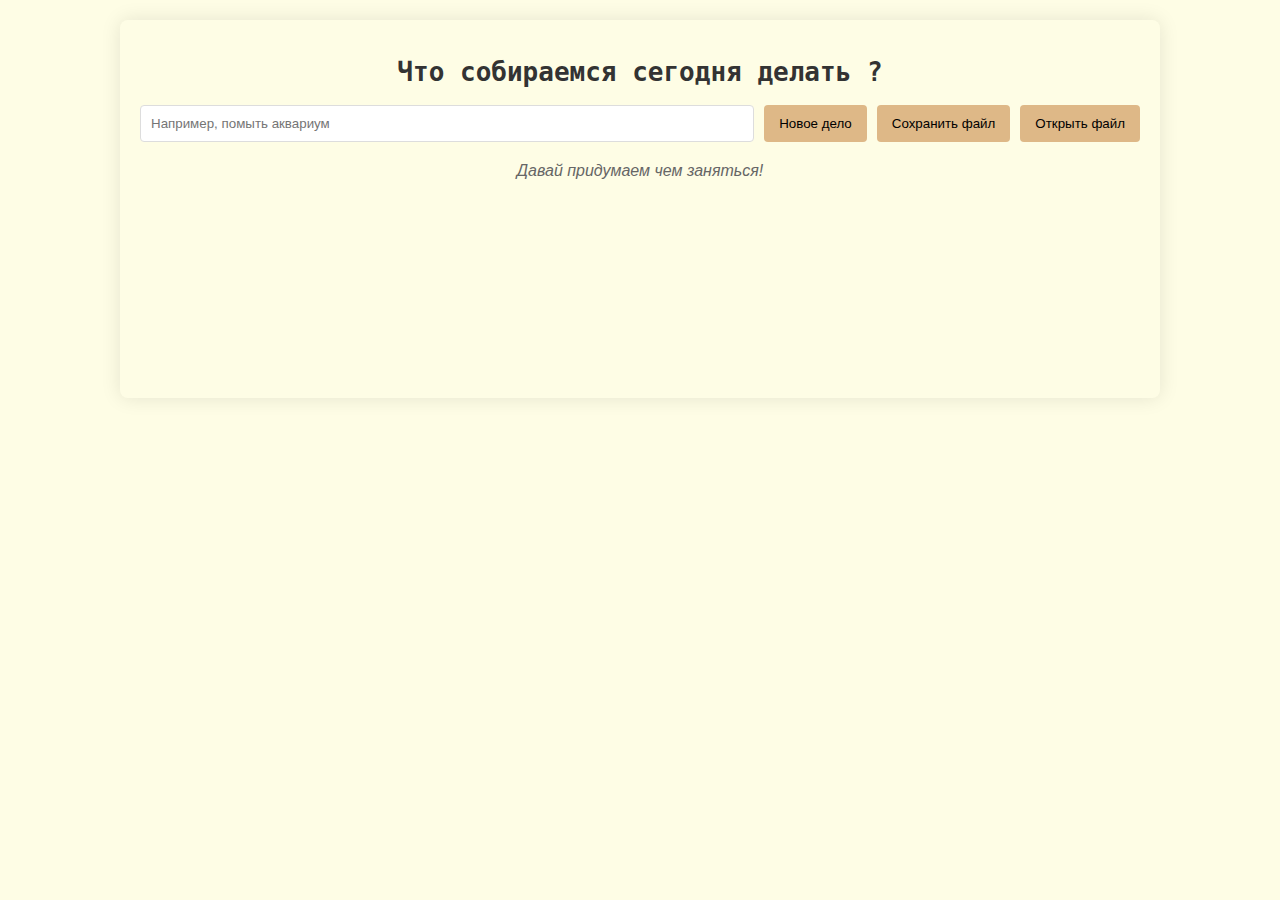
<file: index.html>
<!DOCTYPE html>
<html lang="ru">
<head>
    <meta charset="UTF-8">
    <meta name="viewport" content="width=device-width, initial-scale=1.0">
    <title>Тудушечка</title>
    <link rel="stylesheet" href="styles.css">
</head>
<body>
    <div class="container">
        <h1>Что собираемся сегодня делать ?</h1>
        
        <div class="controls">
            <input type="text" id="taskInput" placeholder="Например, помыть аквариум" maxlength="200">
            <button id="addBtn">Новое дело</button>
            <button id="saveBtn">Сохранить файл</button>
            <input type="file" id="loadFile" accept=".json" style="display: none;">
            <button id="loadBtn">Открыть файл</button>
        </div>

        <ul id="taskList" class="task-list"></ul>
    </div>
    <script src="script.js"></script>
</body>
</html>
</file>
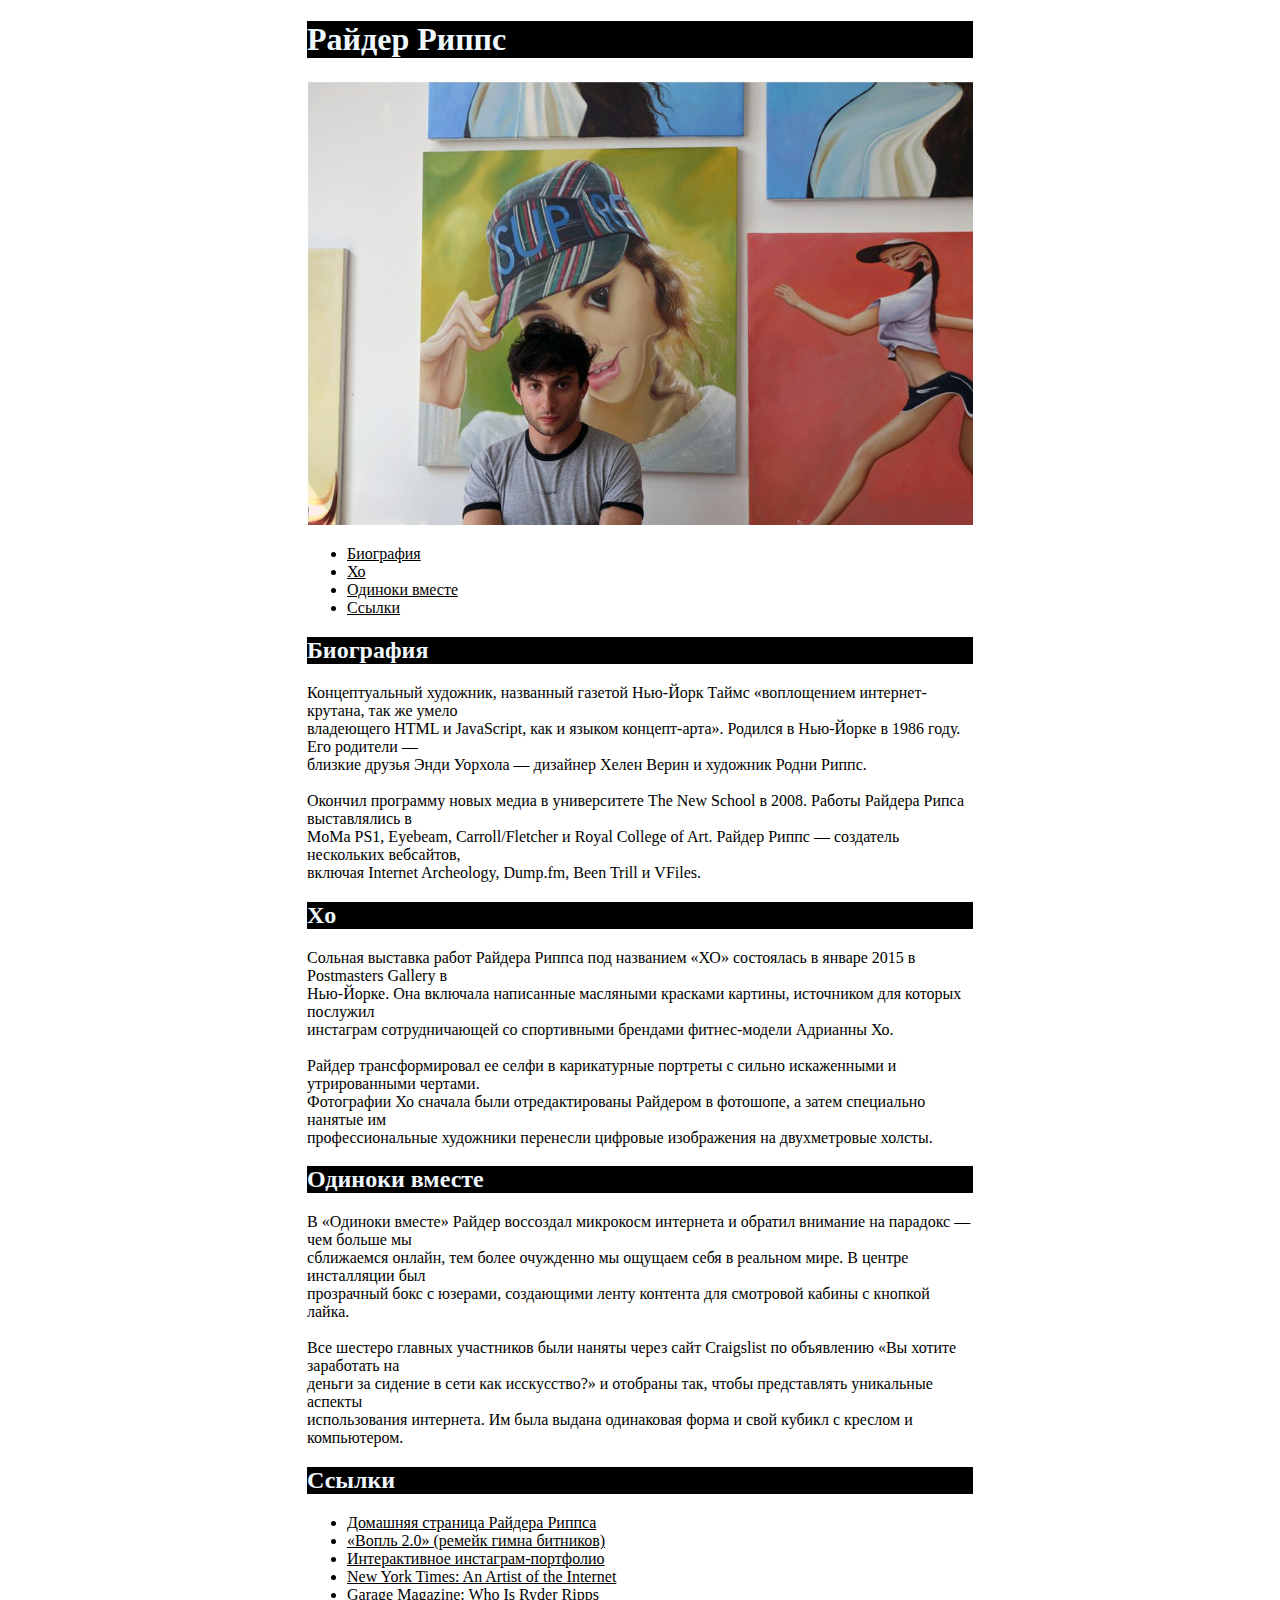
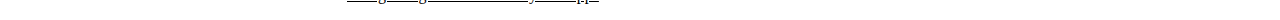
<file: project 1/project.html>
<!DOCTYPE html>
<html>
  <head>
    <title>Райдер Риппс</title>
    <link rel="stylesheet" href="styles.css">
  </head>
  <body>
    <div class="page">
    <h1>Райдер Риппс</h1>
    <img src="Screenshot.png"/>
    <ul>
      <li><a href="#Биография">Биография</a></li>
      <li><a href="Xo">Хо</a></li>
      <li><a href="#Одиноки вместе">Одиноки вместе</a></li>
      <li><a href="#Ссылки">Ссылки</a></li>
    </ul>
    <h2 id="Биография">Биография</h2>
    <p> Концептуальный художник, названный газетой Нью-Йорк Таймс «воплощением интернет-крутана, так же умело<br/>владеющего HTML и JavaScript, как и языком концепт-арта». Родился в Нью-Йорке в 1986 году. Его родители —<br/>близкие друзья Энди Уорхола — дизайнер Хелен Верин и художник Родни Риппс.<br/><br/>
        Окончил программу новых медиа в университете The New School в 2008. Работы Райдера Рипса выставлялись в<br/>MoMa PS1, Eyebeam, Carroll/Fletcher и Royal College of Art. Райдер Риппс — создатель нескольких вебсайтов,<br/>включая Internet Archeology, Dump.fm, Been Trill и VFiles.</p>
    <h2 id="Xo">Xo</h2>
    <p>Сольная выставка работ Райдера Риппса под названием «ХО» состоялась в январе 2015 в Postmasters Gallery в<br/>Нью-Йорке. Она включала написанные масляными красками картины, источником для которых послужил<br/>инстаграм сотрудничающей со спортивными брендами фитнес-модели Адрианны Хо.<br/><br/>
        Райдер трансформировал ее селфи в карикатурные портреты с сильно искаженными и утрированными чертами.<br/>Фотографии Хо сначала были отредактированы Райдером в фотошопе, а затем специально нанятые им<br/>профессиональные художники перенесли цифровые изображения на двухметровые холсты.</p>
    <h2 id="Одиноки вместе">Одиноки вместе</h2>
    <p>В «Одиноки вместе» Райдер воссоздал микрокосм интернета и обратил внимание на парадокс — чем больше мы <br/>сближаемся онлайн, тем более очужденно мы ощущаем себя в реальном мире. В центре инсталляции был<br/>прозрачный бокс с юзерами, создающими ленту контента для смотровой кабины с кнопкой лайка.<br/><br/> Все шестеро главных участников были наняты через сайт Craigslist по объявлению «Вы хотите заработать на<br/> деньги за сидение в сети как исскусство?» и отобраны так, чтобы представлять уникальные аспекты <br/>использования интернета. Им была выдана одинаковая форма и свой кубикл с креслом и компьютером.</p>
    <h2 id="Ссылки">Ссылки</h2>
    <ul>
      <li><a href="#Домашняя страница Райдера Риппса">Домашняя страница Райдера Риппса</a></li>
      <li><a href="#«Вопль 2.0» (ремейк гимна битников)">«Вопль 2.0» (ремейк гимна битников)</a></li>
      <li><a href="#Интерактивное инстаграм-портфолио">Интерактивное инстаграм-портфолио</a></li>
      <li><a href="#New York Times: An Artist of the Internet">New York Times: An Artist of the Internet</a></li>
      <li><a href="#Garage Magazine: Who Is Ryder Ripps">Garage Magazine: Who Is Ryder Ripps</a></li>
    </ul>
    </div>
    
  </body>
</html>
</file>
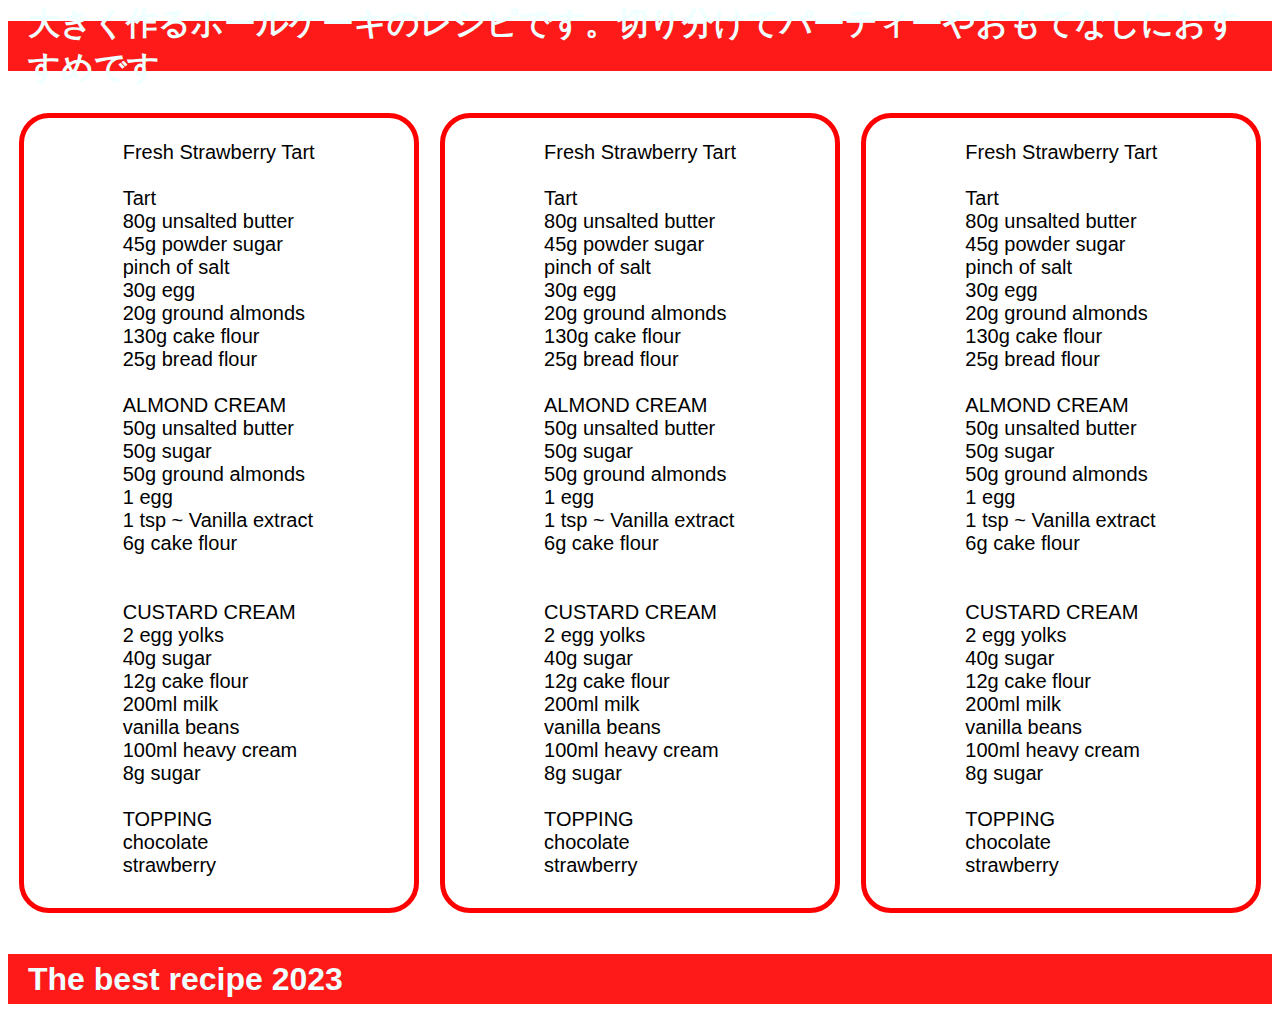
<file: project 2/3pr.html>
<!DOCTYPE html>
<html>
<head>
    <meta charset="UTF-8" />
    <title>Strawberry Tart</title>
    <link rel="stylesheet" href="style.css">
</head>
<body>
    <h1>大きく作るホールケーキのレシピです。切り分けてパーティーやおもてなしにおすすめです</h1>
    <spage class="spage">
    <p><br>
        Fresh Strawberry Tart<br><br>
        Tart<br>
        80g unsalted butter<br>
        45g powder sugar<br>
        pinch of salt<br>
        30g egg<br>
        20g ground almonds<br>
        130g cake flour<br>
        25g bread flour<br><br>

        ALMOND CREAM<br>
        50g unsalted butter<br>
        50g sugar<br>
        50g ground almonds<br>
        1 egg<br>
        1 tsp ~ Vanilla extract<br>
        6g cake flour<br><br><br>

        CUSTARD CREAM<br>
        2 egg yolks<br>
        40g sugar<br>
        12g cake flour<br>
        200ml milk<br>
        vanilla beans<br>
        100ml heavy cream<br>
        8g sugar<br><br>

        TOPPING<br>
        chocolate<br>
        strawberry<br><br></p>

        <p><br>
        Fresh Strawberry Tart<br><br>
        Tart<br>
        80g unsalted butter<br>
        45g powder sugar<br>
        pinch of salt<br>
        30g egg<br>
        20g ground almonds<br>
        130g cake flour<br>
        25g bread flour<br><br>

        ALMOND CREAM<br>
        50g unsalted butter<br>
        50g sugar<br>
        50g ground almonds<br>
        1 egg<br>
        1 tsp ~ Vanilla extract<br>
        6g cake flour<br><br><br>

        CUSTARD CREAM<br>
        2 egg yolks<br>
        40g sugar<br>
        12g cake flour<br>
        200ml milk<br>
        vanilla beans<br>
        100ml heavy cream<br>
        8g sugar<br><br>

        TOPPING<br>
        chocolate<br>
        strawberry<br><br></p>

        <p><br>
        Fresh Strawberry Tart<br><br>
        Tart<br>
        80g unsalted butter<br>
        45g powder sugar<br>
        pinch of salt<br>
        30g egg<br>
        20g ground almonds<br>
        130g cake flour<br>
        25g bread flour<br><br>

        ALMOND CREAM<br>
        50g unsalted butter<br>
        50g sugar<br>
        50g ground almonds<br>
        1 egg<br>
        1 tsp ~ Vanilla extract<br>
        6g cake flour<br><br><br>

        CUSTARD CREAM<br>
        2 egg yolks<br>
        40g sugar<br>
        12g cake flour<br>
        200ml milk<br>
        vanilla beans<br>
        100ml heavy cream<br>
        8g sugar<br><br>

        TOPPING<br>
        chocolate<br>
        strawberry<br><br></p>

        </spage>
        
        <h1>The best recipe 2023</h1>

        


</body>
</html>
</file>
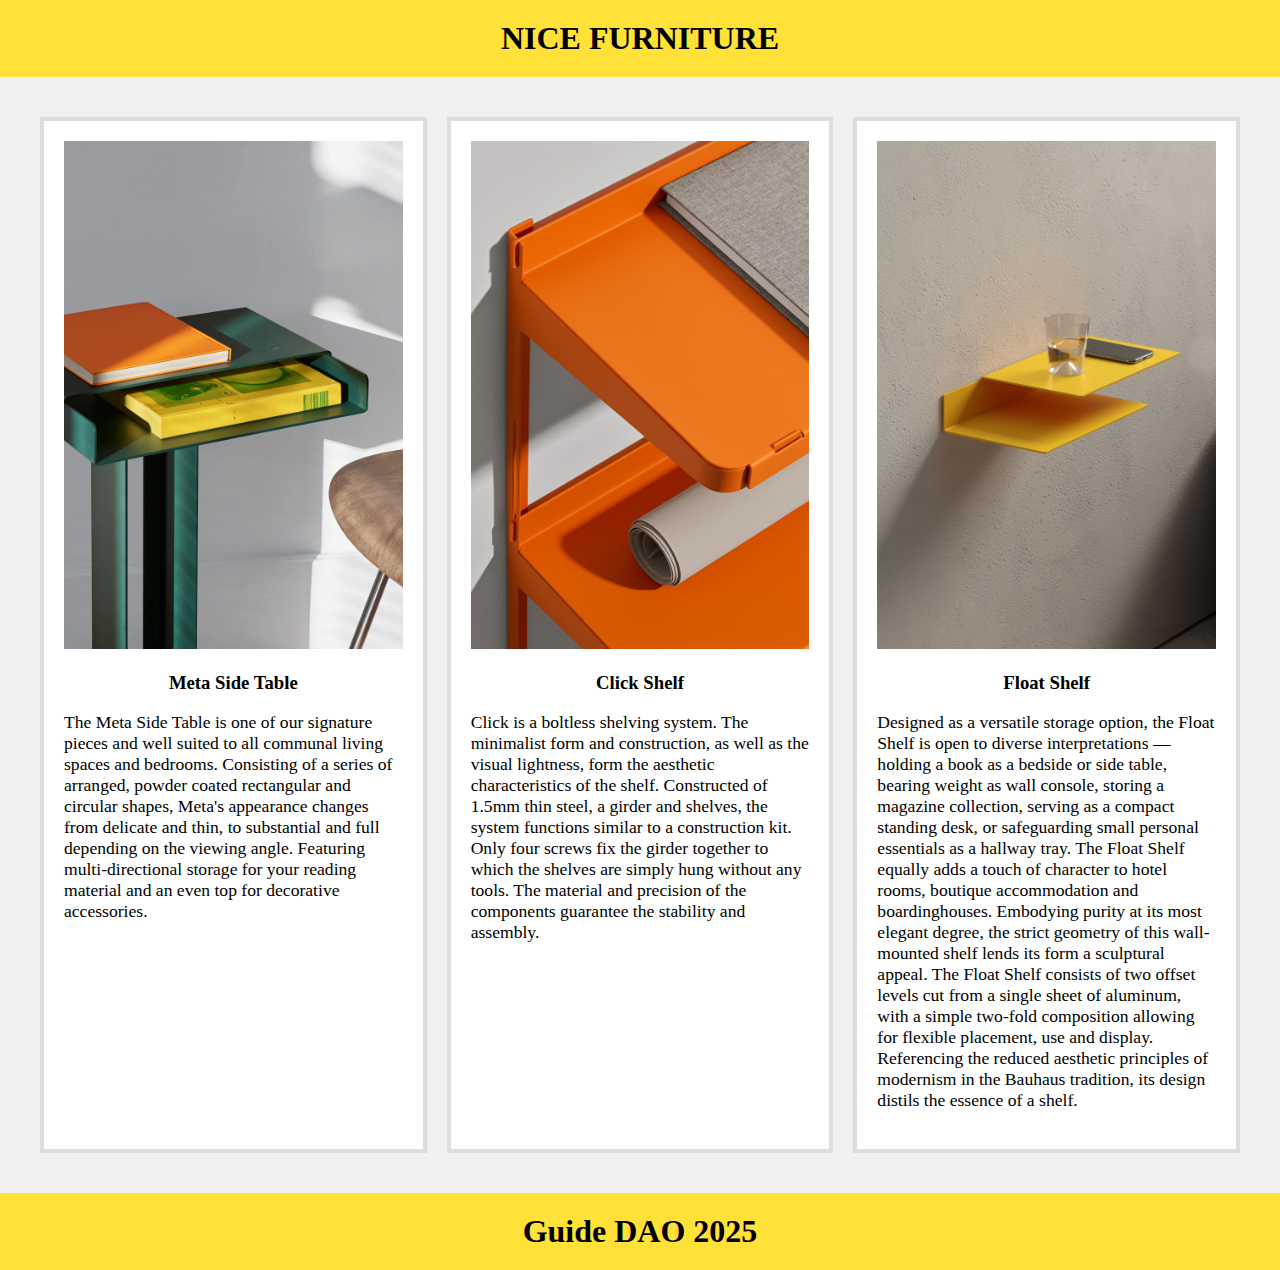
<file: project 5/project6.html>
<!DOCTYPE html>
<html lang="en">
  <head>
    <meta charset="UTF-8"/>
    <meta name="viewport" content="width=device-width, initial-scale=1"/>
    <link rel="stylesheet" href="style.css"/>
    <title>NICE FURNITURE</title>
  </head>
  <body>
    <div class="header">NICE FURNITURE</div>
    <div class="container">
      <div class="item">
        <img src="image.png" alt="Meta Side Table"/>
        <h3>Meta Side Table</h3>
        <p>The Meta Side Table is one of our signature pieces and well suited to all communal living spaces and bedrooms. Consisting of a series of arranged, powder coated rectangular and circular shapes, Meta's appearance changes from delicate and thin, to substantial and full depending on the viewing angle. Featuring multi-directional storage for your reading material and an even top for decorative accessories.</p>
      </div>
      <div class="item">
        <img src="image copy.png" alt="Click Shelf"/>
        <h3>Click Shelf</h3>
        <p>Click is a boltless shelving system. The minimalist form and construction, as well as the visual lightness, form the aesthetic characteristics of the shelf. Constructed of 1.5mm thin steel, a girder and shelves, the system functions similar to a construction kit. Only four screws fix the girder together to which the shelves are simply hung without any tools. The material and precision of the components guarantee the stability and assembly.</p>
      </div>
      <div class="item">
        <img src="image copy 2.png" alt="Float Shelf"/>
        <h3>Float Shelf</h3>
        <p>Designed as a versatile storage option, the Float Shelf is open to diverse interpretations — holding a book as a bedside or side table, bearing weight as wall console, storing a magazine collection, serving as a compact standing desk, or safeguarding small personal essentials as a hallway tray. The Float Shelf equally adds a touch of character to hotel rooms, boutique accommodation and boardinghouses. Embodying purity at its most elegant degree, the strict geometry of this wall-mounted shelf lends its form a sculptural appeal. The Float Shelf consists of two offset levels cut from a single sheet of aluminum, with a simple two-fold composition allowing for flexible placement, use and display. Referencing the reduced aesthetic principles of modernism in the Bauhaus tradition, its design distils the essence of a shelf.</p>
      </div>
    </div>
    <div class="footer">Guide DAO 2025</div>
  </body>
</html>
</file>
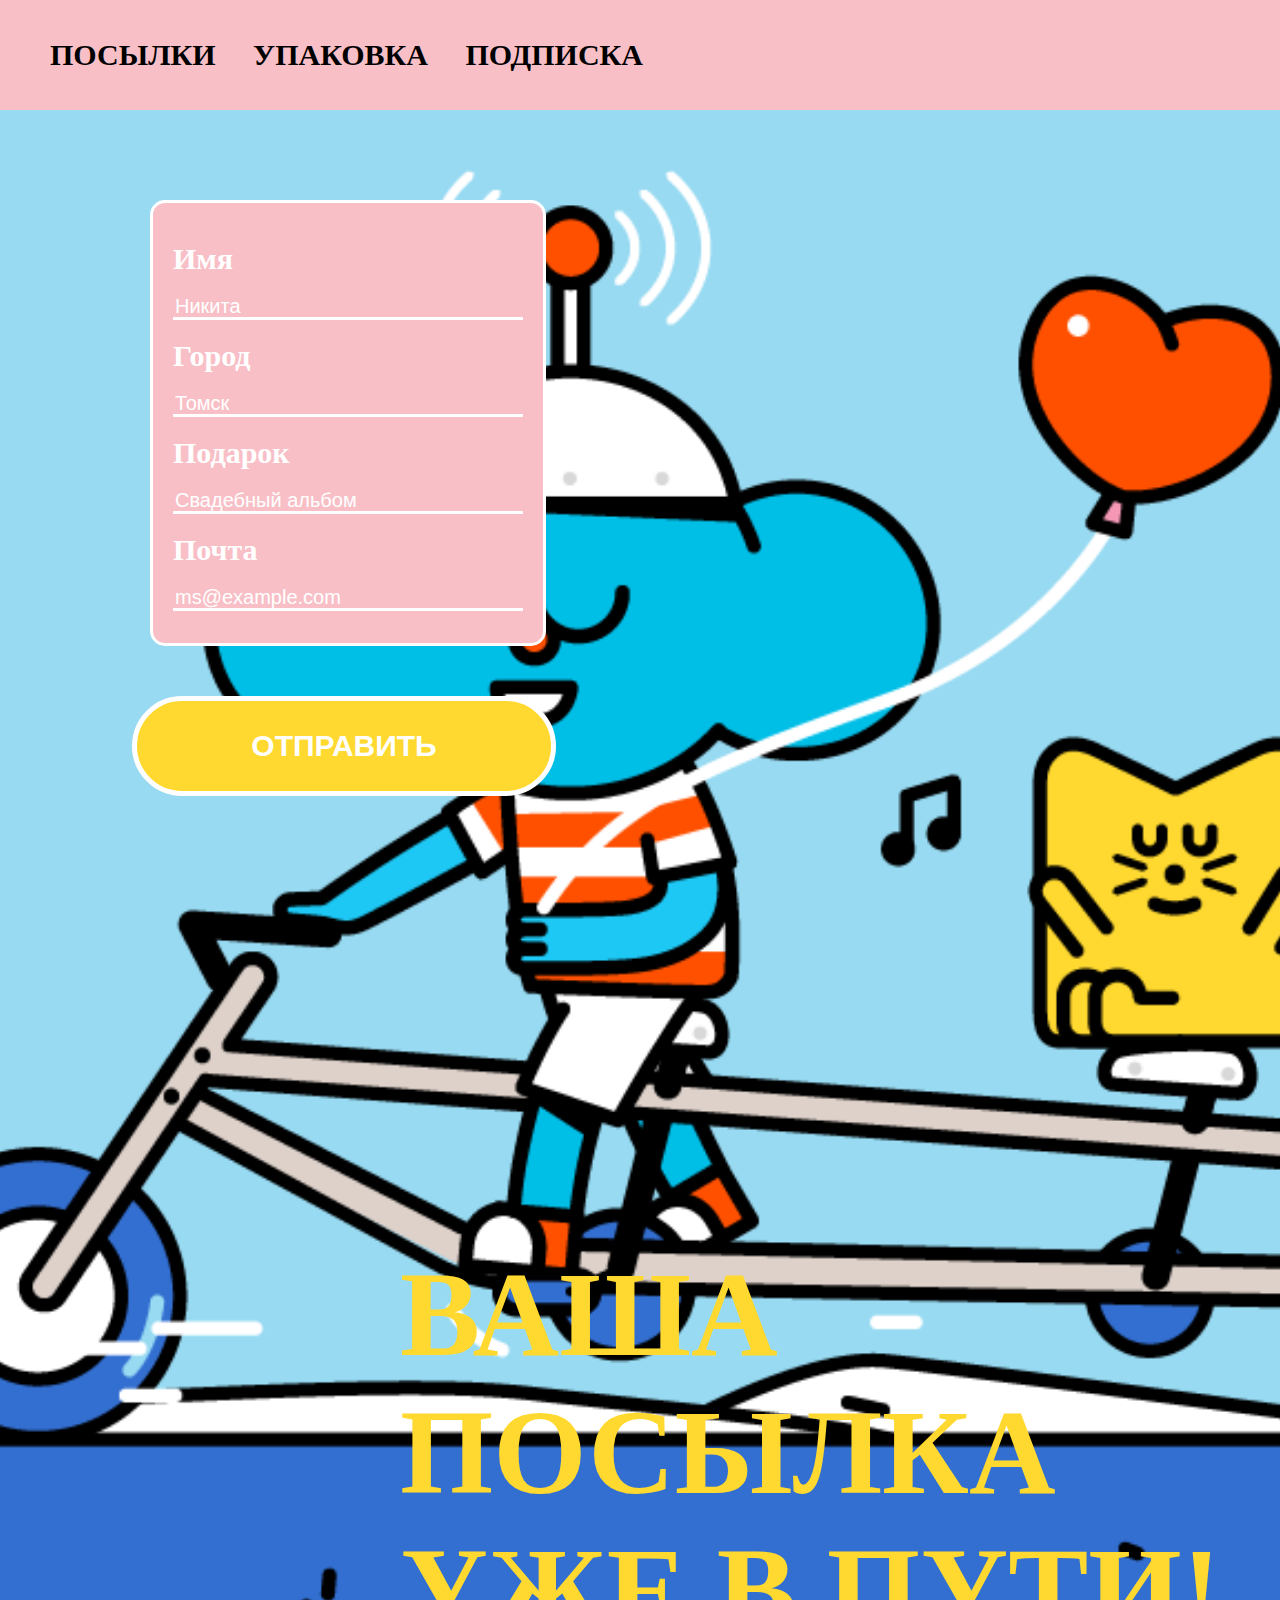
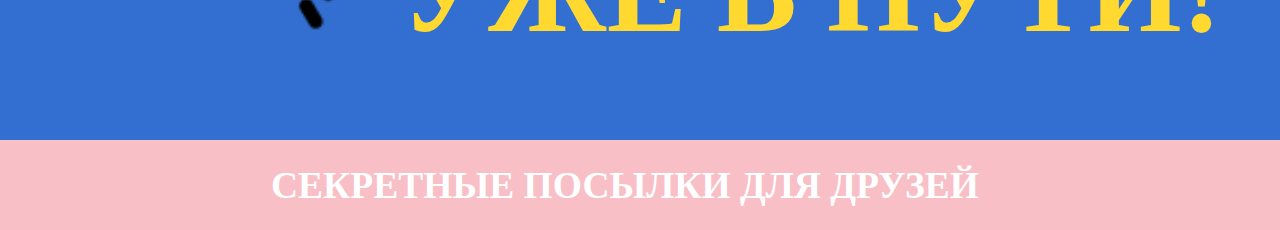
<file: project 6/pr6.html>
<!DOCTYPE html>
<html lang="en">
  <head>
    <meta charset="UTF-8"/>
    <meta name="viewport" content="width=device-width, initial-scale=1"/>
    <link rel="stylesheet" href="styles.css"/>
    <title>Go boxi</title>
  </head>
  <body>
    <div class="header">
        <div class="nav">
            <strong><a href="#">ПОСЫЛКИ</a>
            <a href="#">УПАКОВКА</a>
            <a href="#">ПОДПИСКА</a>
        </div>
    </div>
    <div class="article">
        <div class="container">
            <div class="form-row">
            <label for="full-name"><strong>Имя</strong></label>
            <input id="full-name" name="full-name" type="text" 
            placeholder="Никита"/>
            </div>
                <div class="form-row">
                <label for="city"><strong>Город</strong></label>
                <input id="city" name="city" type="text" 
                placeholder="Томск"/>
                </div>
                    <div class="form-row">
                    <label for="text"><strong>Подарок</strong></label>
                    <input id="text" name="text" type="text" 
                    placeholder="Свадебный альбом"/>
                    </div>
                        <div class="form-row">
                        <label for="email"><strong>Почта</strong></label>
                        <input id="email"
                            name="email"
                            type="email"
                            placeholder="ms@example.com"/>
                        </div>
        </div>
        <button><strong>ОТПРАВИТЬ</strong></button>
        <div class="text"><h1>ВАША ПОСЫЛКА УЖЕ В ПУТИ!</h1></div>
    </div>
    <div class="footer">
      <h2>СЕКРЕТНЫЕ ПОСЫЛКИ ДЛЯ ДРУЗЕЙ</h2>
    </div>
  </body>
</html>
</file>
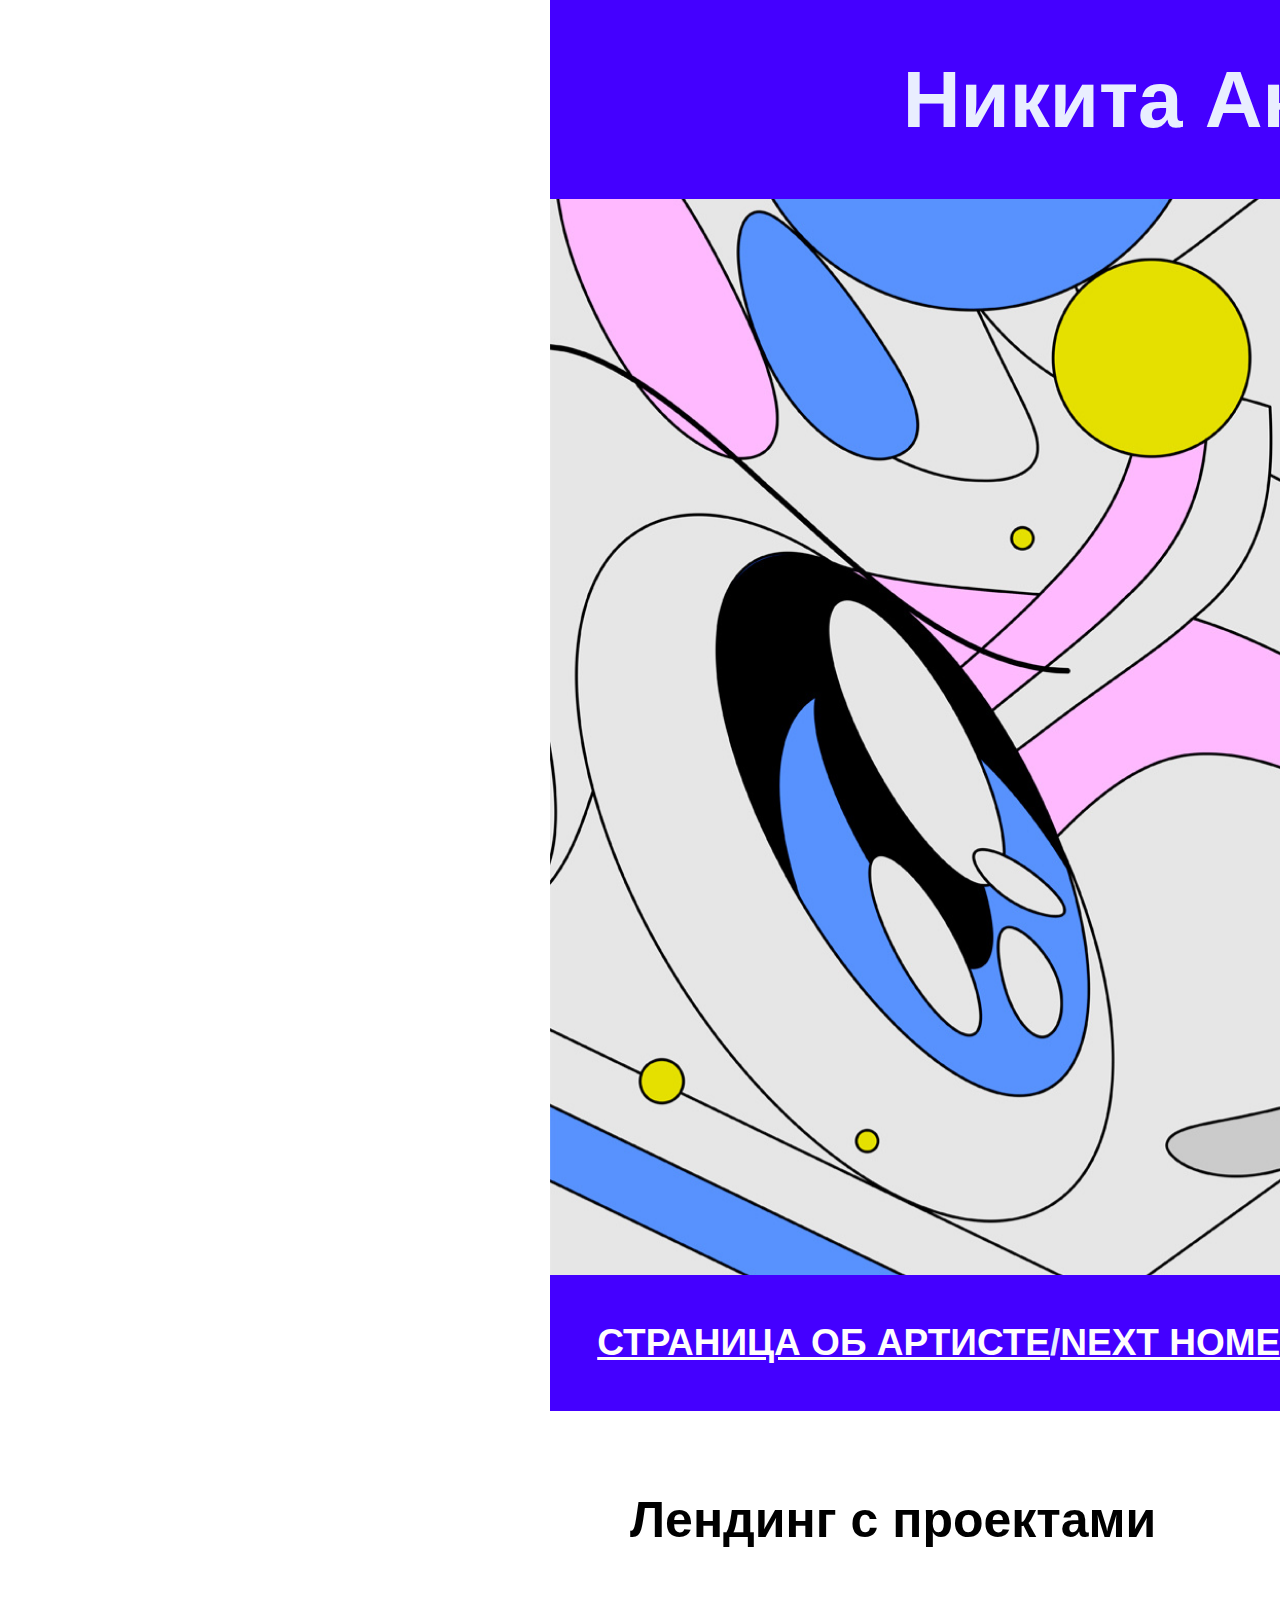
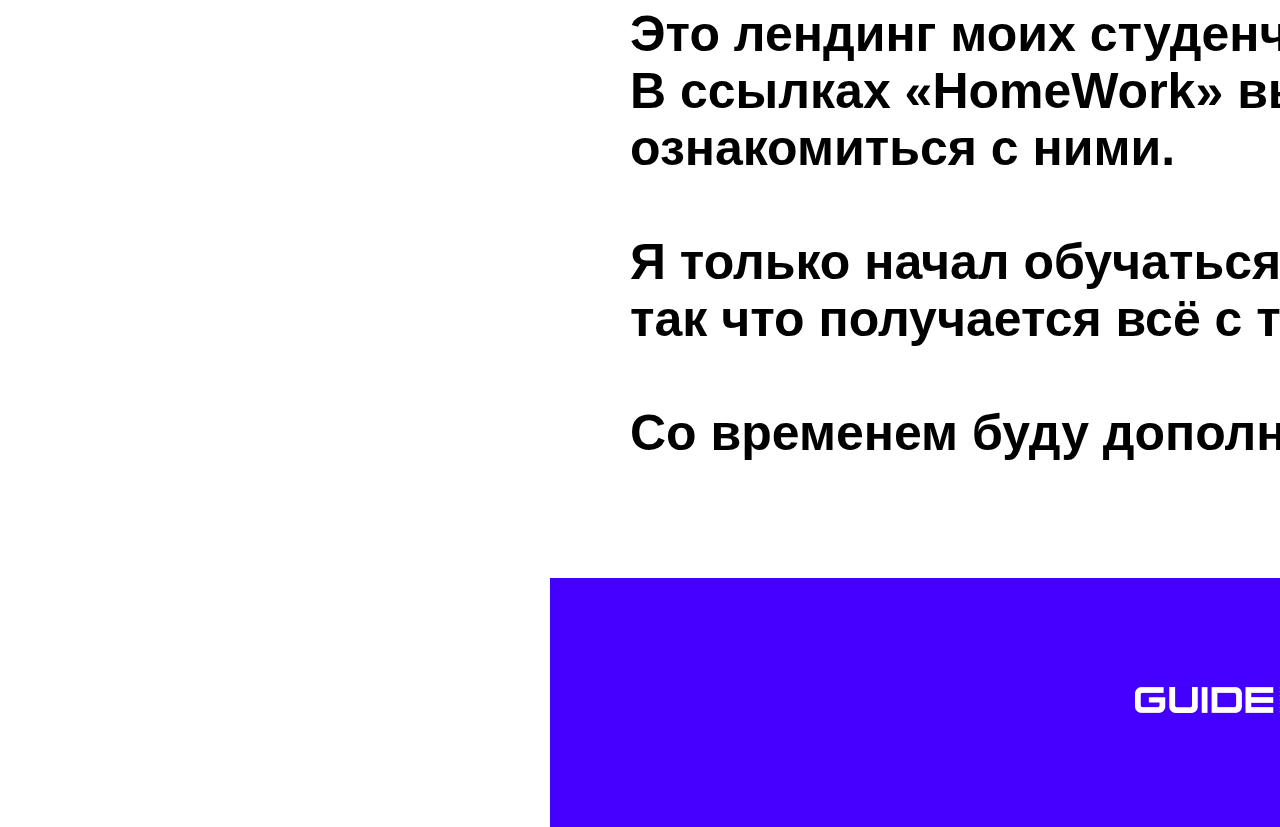
<file: РЕЗЮМЕШКА ДЛЯ IT/landing.html>
<!DOCTYPE html>
<html>
<head>
    <meta charset="UTF-8" />
    <title>My projects</title>
    <link rel="stylesheet" href="style.css">
</head>
<body>
     <spage class="spage"><h1><strong>Никита Акулинцев</strong></h1></spage>

    <div class="box"></div>

    <h2><a href="links-and-images/project.html">СТРАНИЦА ОБ АРТИСТЕ</a>/
        <a href="links-and-images\3project\3pr.html">NEXT HOMEWORK </a>
        / ANOTHER HOMEWORK
        / ETC
    </h2>

    <p>Лендинг с проектами<br><br>

Это лендинг моих студенческих проектов.<br>
В ссылках «HomeWork» вы можете<br> ознакомиться с ними.<br><br>

Я только начал обучаться,<br> так что получается всё с трудом.<br><br>

Со временем буду дополнять эту страницу :)<br></p>
        
        <epage class="epage"><img src="image.png"></epage>
</body>
</html>
</file>
<file: styles.css>
body {
    font-family: Arial, sans-serif;
    margin: 0;
    padding: 20px;
    background-color: rgb(254, 253, 229);
}

.container {
    max-width: 1000px;
    margin: 0 auto;
    padding: 20px;
    border-radius: 8px;
    box-shadow: 0 0 20px rgba(0,0,0,0.1);
}

h1 {
    text-align: center;
    color: #333;
    font-family: monospace;
}

.controls {
    display: flex;
    gap: 10px;
    margin-bottom: 20px;
    flex-wrap: wrap;
}

.controls input[type="text"] {
    flex: 1;
    padding: 10px;
    border: 1px solid #ddd;
    border-radius: 4px;
    outline: none; /* Убирает стандартную рамку браузера */
}

.controls button {
    padding: 10px 15px;
    background: burlywood;
    color: black;
    border: none;
    border-radius: 4px;
    cursor: pointer;
}

.controls button:hover {
    background: rgb(125, 102, 72);
}

.task-list {
    list-style: none;
    padding: 0;
    min-height: 200px;
}

.task-item {
    display: flex;
    align-items: center;
    padding: 10px;
    margin-bottom: 10px;
    background: #f8f9fa;
    border: 1px solid #dee2e6;
    border-radius: 4px;
    cursor: move;
    user-select: none;
}

.task-item:hover {
    background: #e9ecef;
}

.task-item.dragging {
    opacity: 0.5;
}

.task-item.done {
    text-decoration: line-through;
    opacity: 0.6;
    background: #d4edda;
}

.task-text {
    flex: 1;
    padding: 0 10px;
    border: none;
    background: transparent;
    font-size: 18px;
    font-family: serif;
}

.task-text:focus {
    outline: 2px solid #dee1e3;
    background: white;
}

.task-checkbox {
    margin-right: 10px;
    transform: scale(1.2);
}

.task-buttons {
    display: flex;
    gap: 5px;
}

.task-buttons button {
    font-size: 12px;
    cursor: pointer;
    padding: 5px 10px;
    font-size: 14px;
    margin-right: 10px;
}

.btn-edit {
    background: yellow;
    color: #212529;
    border: 2px solid burlywood;
    border-radius: 3px;
}

.btn-edit:hover {
    background: #e0a800;
    transform: scale(1.1);
        border: 2px solid burlywood;
    border-radius: 3px;
}

.btn-delete {
    background: red;
    color: black;
    padding: 5px 10px;
    font-size: 14px;
    margin-right: 10px;
    border: none;
    border-radius: 3px;
    cursor: pointer;
        border: 2px solid burlywood;
    border-radius: 3px;
}

.btn-delete:hover {
    background: #c82333;
    transform: scale(1.1);
}

.btn-toggle {
    background: greenyellow;
    color: black;
    padding: 5px 10px;
    font-size: 14px;
    margin-right: 10px;
    border: none;
    border-radius: 3px;
    cursor: pointer;
        border: 2px solid burlywood;
    border-radius: 3px;
}

.btn-toggle:hover {
    background: #59c571;
    transform: scale(1.1);
}

.empty-list {
    text-align: center;
    color: #666;
    font-style: italic;
}
</file>
<file: project 1/styles.css>
h1, h2 {
    color: aliceblue;
    background-color: black;
}

a:link {
  color: black;
}

.page {
  width: 666px;
  margin: 0 auto;
}
</file>
<file: project 2/style.css>
body {
font-family: 'Helvetica';
font-style: normal;
}

h1 {
color: azure;
height: 50px;
top: 964px;
padding-left: 20px;
background: #FE1A19;
display: flex;
align-items: center;
}

p {
box-sizing: border-box;
font-size: 20px;
width: 400px;
height: 800px;
top: 112px;

border: 5px solid red;
border-radius: 30px;

display: flex;
justify-content: center;
justify-content: space-around;
}

.spage {
    display: flex;
justify-content: center;
justify-content: space-around;
}
</file>
<file: project 5/style.css>
body {
font-family:'Times New Roman', Times, serif;
margin: 0;
padding: 0;
background-color: #f0f0f0;
}
.header, .footer {
background-color: #FFE138;
padding: 20px;
text-align: center;
font-size: 2em;
font-weight: bold;
}
.container {
display: grid;
grid-template-columns: 1fr 1fr 1fr;
gap: 20px;
padding: 40px;
max-width: 1500px;
margin: 0 auto;
}
.item {
background-color: white;
padding: 20px;
text-align: center;
border: 4px solid #ddd;
}
.item img {
max-width: 100%;
height: auto;
}
.item p {
text-align: left;
font-size: 1.1em;
}
</file>
<file: project 6/styles.css>
body {
    margin: 0;
    padding: 0;
    font-family: Cambria, Cochin, Georgia, Times, 'Times New Roman', serif, sans-serif;
    background-color: rgb(51,111,209);
}

.header {
    background-color: #F8BFC7;
    padding: 10px 50px;
    font-size: 30px;
    color: black;
    display: flex;
    align-items: center;
    height: 90px;
    word-spacing: 30px;
}
a {
    color: black;
    text-decoration: none;
}

.article {
    background-image: url("cfb6a6079c6825a0d90b29985849bcfbef764b7c.png"); /* Замените на реальный путь */
    background-size: cover; /* Растягивает изображение на весь элемент */
    background-repeat: no-repeat; /* Предотвращает повторение */
    background-position: center; /* Центрирует изображение */
    min-height: 650px;
    padding-top: 450px;
    
}

.container {
    display: flex;
    flex-direction: column;
    background-color: #F8BFC7;
    border: 3px solid white;
    border-radius: 15px;
    min-width: 350px;
    max-width: 350px;
    min-height: 400px;
    max-height: 400px;
    margin-top: 180px;
    margin-top: -360px;
    margin-left: 150px;
    padding: 20px;
}

.form-row {
    display: flex;
    flex-direction: column;
    justify-content: center;
    font-size: 30px;
    line-height: 72px;
    color: white;
}

button {
    width: 424px;
    height: 100px;
    font-size: 30px;
    margin: 50px 132px ;
    background-color:rgb(255, 217, 48);
    color: white;
    border: 5px solid;
    border-radius: 50px;
    transition: transform 0.3s ease;
    cursor: pointer;
}
button:hover {
    transform: scale(1.1);
}

input {
    height: 20px;
    border: none;
    background-color: #F8BFC7;
    border-bottom:3px solid white ;
    font-size: 20px;
}

::placeholder {
    color: white;
}

.text {
   color: rgb(255, 217, 48);
   font-size: 60px;
   margin-top: 400px;
   margin-left: 400px;
}

.footer {
    background-color: #F8BFC7;
    margin: 0;
    padding: 0;
    height: 90px;
    display: flex;
    align-items: center;
    justify-content:center;
    padding-right: 30px;
    font-size: 25px;
    color: white;
}
</file>
<file: РЕЗЮМЕШКА ДЛЯ IT/style.css>
body {
    width: 1440px;
    height: 2427px;
    font-family: 'Helvetica';
    font-style: normal; 
    margin: 0px;
    display:flex;
    flex-direction: column;
   margin-left: 550px;
}

.spage {
    display: flex;
    justify-content: space-around;
    font-size: 40px;
    background-color: rgb(68, 0, 255);
    color: rgba(240, 248, 255, 0.959);
}

.box {
    width: 1440px;
    height: 1080px;
    background-image: url(img.png);
    background-position: center;
    margin-bottom: -33px;
}

h2 {
    width: 1440px;
    height: 137px;
    font-size: 37px;
    background-color: rgb(68, 0, 255);
    display:flex;
    justify-content: center;
    align-items: center;
    color: rgba(240, 248, 255, 0.959);
}

p {
width: 1280px;
height: 637px;
left: 80px;
top: 1490px;
font-weight: 700;
font-size: 50px;
line-height: 57px;
margin-left: 80px;
}

.epage {
    background-color:rgb(68, 0, 255);
    width: 1440px;
    height: 250px;
    margin-left: 0px;
    margin-right: 0px;
    display: flex;
    align-items: center;
    justify-content: center;
}

a:link {
  color: rgb(255, 253, 253);
}
</file>
